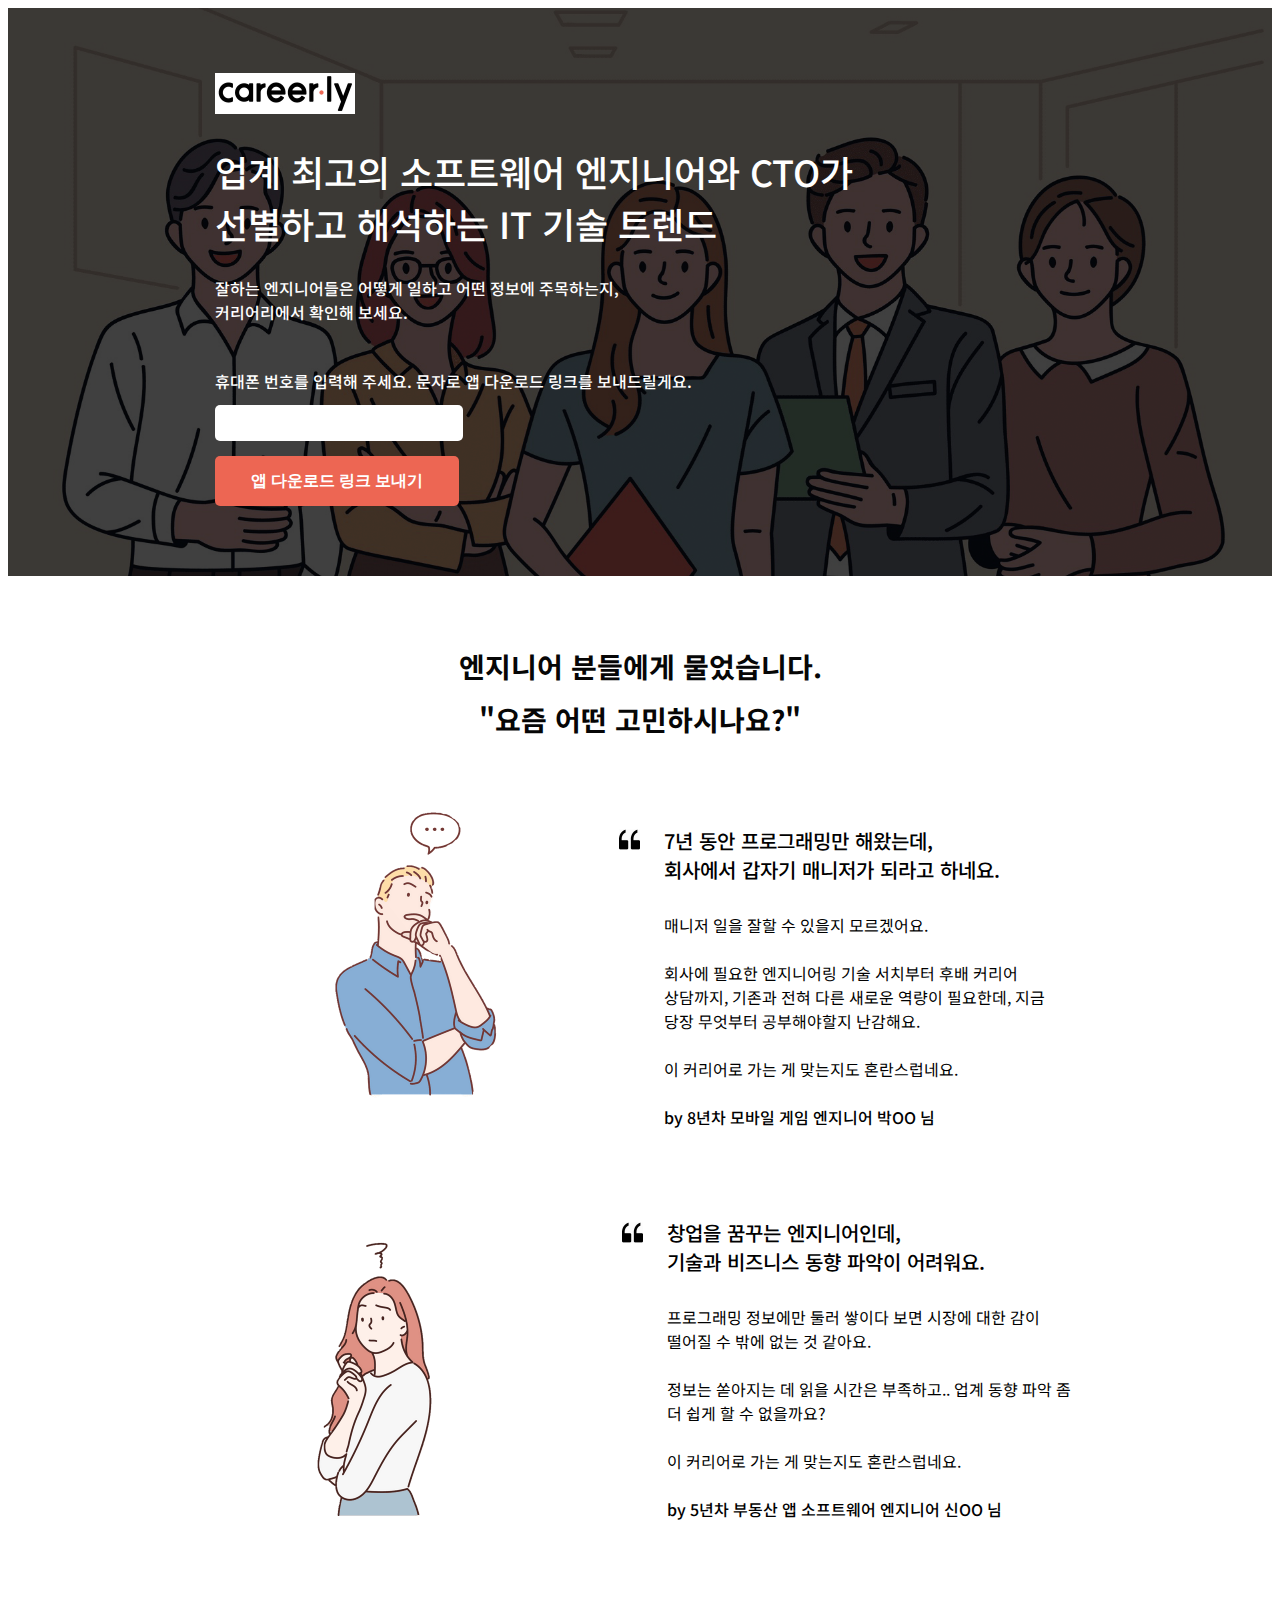
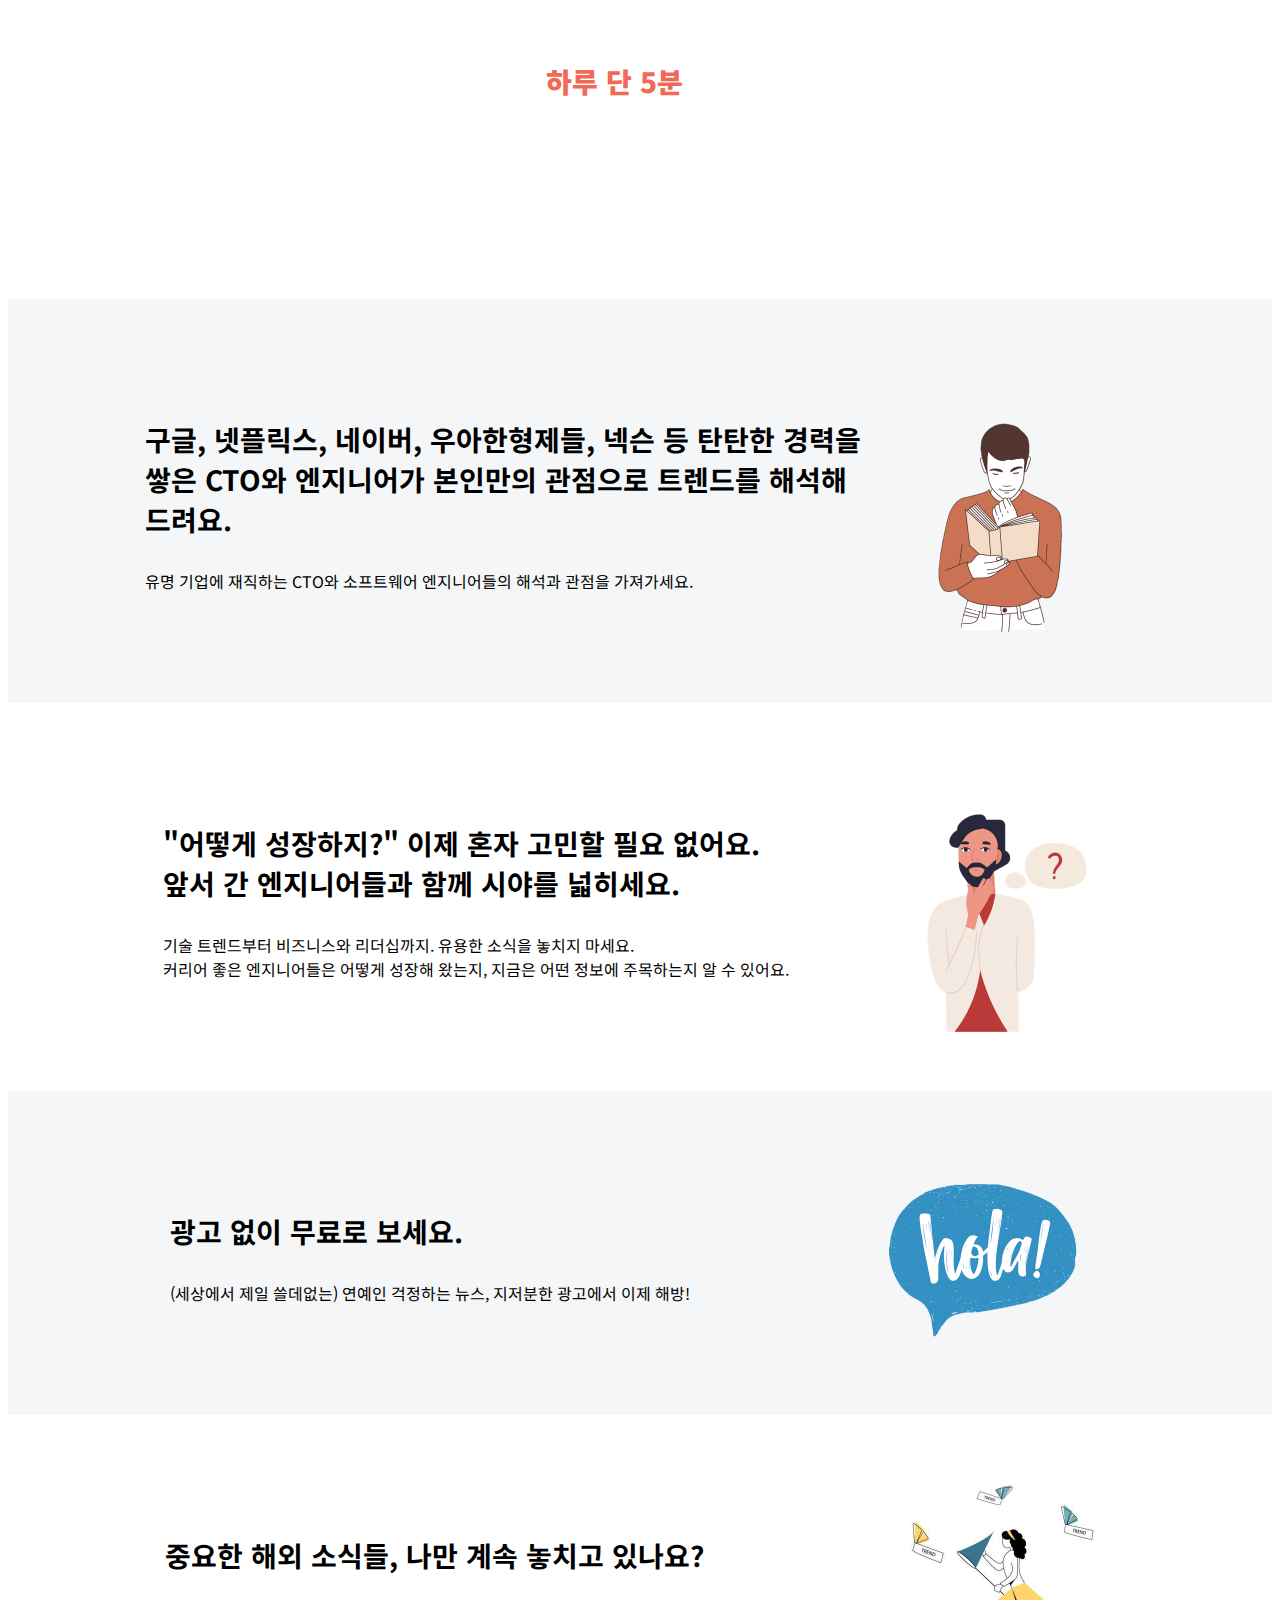
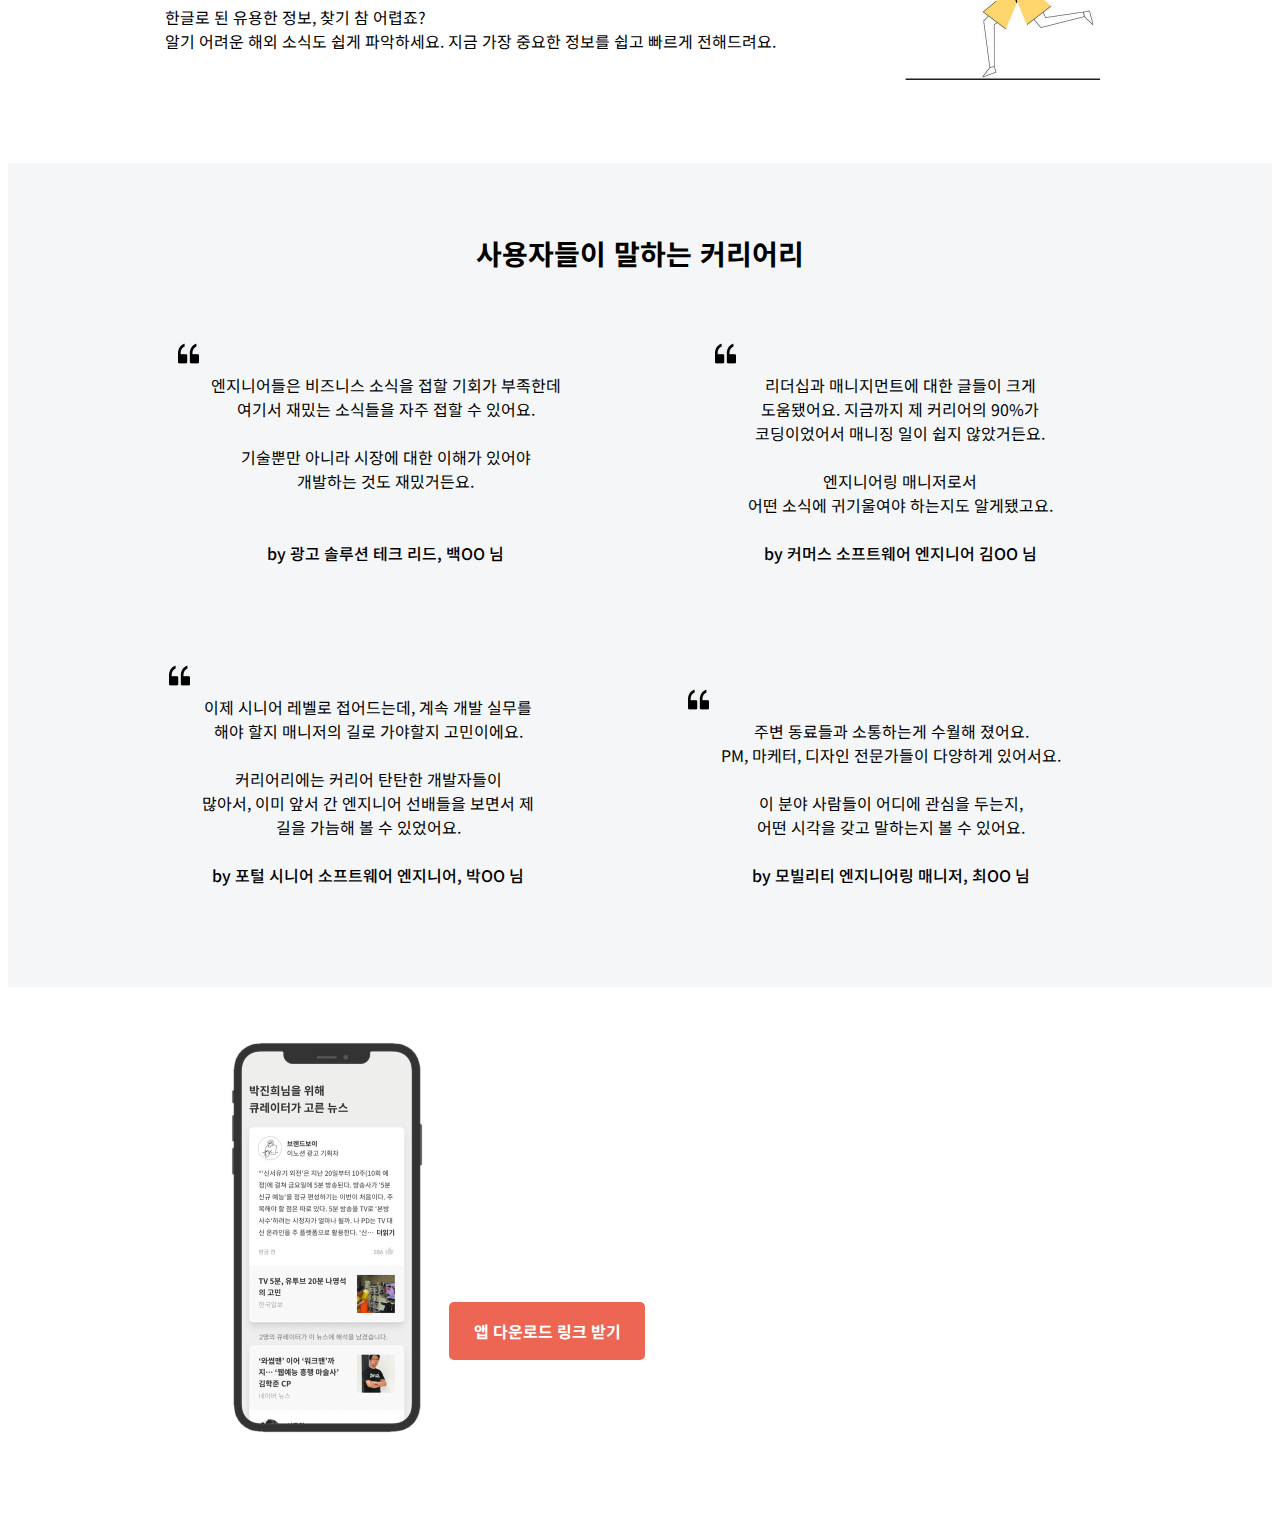
<file: practice3_clonecoding/index.html>
<!DOCTYPE html>
<html lang="ko">
<head>
    <meta charset="UTF-8">
    <meta http-equiv="X-UA-Compatible" content="IE=edge">
    <meta name="viewport" content="width=device-width, initial-scale=1.0">
    <link href="index.css" rel="stylesheet">
    <link rel="preconnect" href="https://fonts.gstatic.com">
    <link rel="preconnect" href="https://fonts.gstatic.com">
    <link href="https://fonts.googleapis.com/css2?family=Noto+Sans+KR:wght@100;300;400;500;700;900&family=PT+Sans:ital,wght@0,400;0,700;1,400;1,700&display=swap" rel="stylesheet">
    <title>커리어리</title>
</head>
<body>
    <div class="div99">
    
    <div class="div1">
        <img src="커리어리 로고.png" alt="이미지" class="logo">
         <div class="p1">업계 최고의 소프트웨어 엔지니어와 CTO가<br>
            선별하고 해석하는 IT 기술 트렌드</div>
         <div class="p2">잘하는 엔지니어들은 어떻게 일하고 어떤 정보에 주목하는지,<br> 
            커리어리에서 확인해 보세요.</div>
        <div class="p3">휴대폰 번호를 입력해 주세요. 문자로 앱 다운로드 링크를 보내드릴게요. </div>
         <input type="text" class="input1">
        <br>
        <button class="downloadlink"><strong>앱 다운로드 링크 보내기</strong></button>
    </div>
</div>


    <div class="div2">
        <div class="p21">엔지니어 분들에게 물었습니다.</div>
        <div class="p22">"요즘 어떤 고민하시나요?"</div>
        <div>
            <img src="man-img-1.png" alt="이미지" class="manimg1">
            <img src="따옴표.png" alt="이미지" class="따옴표img">
            <div class="w1">
                <div class="p23">7년 동안 프로그래밍만 해왔는데, <br>
                    회사에서 갑자기 매니저가 되라고 하네요.<br><br></div>
                <div class="p24">
                    매니저 일을 잘할 수 있을지 모르겠어요.<br><br>
                    회사에 필요한 엔지니어링 기술 서치부터 후배 커리어<br>
                    상담까지, 기존과 전혀 다른 새로운 역량이 필요한데, 지금<br>
                     당장 무엇부터 공부해야할지 난감해요.<br><br>

                    이 커리어로 가는 게 맞는지도 혼란스럽네요.<br><br>
                </div>
                <div class="p25"> by 8년차 모바일 게임 엔지니어 박OO 님</div>
            </div>
        </div>

        <div class="div3">
            <img src="man-img-2.png" alt="이미지" class="manimg2">
            <img src="따옴표.png" alt="이미지" class="따옴표img2">
            <div class="w1">
                <div class="p23">창업을 꿈꾸는 엔지니어인데, <br>
                    기술과 비즈니스 동향 파악이 어려워요. <br><br></div>
                <div class="p24">
                    프로그래밍 정보에만 둘러 쌓이다 보면 시장에 대한 감이<br> 
                    떨어질 수 밖에 없는 것 같아요.<br><br>
                    정보는 쏟아지는 데 읽을 시간은 부족하고.. 업계 동향 파악 좀<br>
                     더 쉽게 할 수 없을까요?<br><br>

                    이 커리어로 가는 게 맞는지도 혼란스럽네요.<br><br>
                </div>
                <div class="p25"> by 5년차 부동산 앱 소프트웨어 엔지니어 신OO 님</div>
            </div>
        </div>
        
    </div>

    <div class="div4">
       <div class="p26">
           <span class="p27"><strong>하루 단 5분</strong></span>으로<br>
        업계 탑 엔지니어들의 관점을 얻어가세요.</div>
        <div class="p28">어떤 콘텐츠를 매일 읽느냐에 따라 1년 뒤 엔지니어로서의 모습이 바뀔거에요.<br>
            더 뛰어난 엔지니어로 거듭날 수 있도록 커리어리가 도와드릴게요.</div>
    </div>
    

    <div class="div5">
        <div class="w2">
            <div class="p51">구글, 넷플릭스, 네이버, 우아한형제들, 넥슨 등 탄탄한 경력을<br> 
                쌓은 CTO와 엔지니어가 본인만의 관점으로 트렌드를 해석해<br> 
                드려요.</div>
            <div class="p52">유명 기업에 재직하는 CTO와 소프트웨어 엔지니어들의 해석과 관점을 가져가세요.</div>
            </div>
            <img src="bookman.png" alt="이미지" class="bookman">
            <div>
        </div>
    </div>

    <div class="div6">
        <div class="w2">
            <div class="p51">"어떻게 성장하지?" 이제 혼자 고민할 필요 없어요.<br>
                앞서 간 엔지니어들과 함께 시야를 넓히세요. </div>
            <div class="p52">기술 트렌드부터 비즈니스와 리더십까지. 유용한 소식을 놓치지 마세요.<br>
                커리어 좋은 엔지니어들은 어떻게 성장해 왔는지, 지금은 어떤 정보에 주목하는지 알 수 있어요.</div>
            </div>
            <img src="qman.png" alt="이미지" class="qman">
            <div>
        </div>
    </div>

    <div class="div7">
        <div class="w3">
            <div class="p51">광고 없이 무료로 보세요. </div>
            <div class="p52">(세상에서 제일 쓸데없는) 연예인 걱정하는 뉴스, 지저분한 광고에서 이제 해방!</div>
            </div>
            <img src="hola.png" alt="이미지" class="hola">
            <div>
        </div>
    </div>

    <div class="div8">
        <div class="w4">
            <div class="p51">중요한 해외 소식들, 나만 계속 놓치고 있나요? </div>
            <div class="p52">한글로 된 유용한 정보, 찾기 참 어렵죠?<br>
                알기 어려운 해외 소식도 쉽게 파악하세요. 지금 가장 중요한 정보를 쉽고 빠르게 전해드려요.</div>
            </div>
            <img src="airgirl.jpg" alt="이미지" class="airgirl">
            <div>
        </div>
    </div>

    <div class="div9">
        <div class="p93">사용자들이 말하는 커리어리</div>
        <div class="div91">
            <img src="따옴표.png" alt="이미지" class="따옴표img3">
            <div class="div92">
                <div class="p91">
                    엔지니어들은 비즈니스 소식을 접할 기회가 부족한데<br>
                    여기서 재밌는 소식들을 자주 접할 수 있어요.<br><br>

                    기술뿐만 아니라 시장에 대한 이해가 있어야<br>
                    개발하는 것도 재밌거든요.<br><br><br>
                </div>
                <div class="p92">by 광고 솔루션 테크 리드, 백OO 님</div>
            </div>
        </div>
        <div class="div91">
            <img src="따옴표.png" alt="이미지" class="따옴표img3">
            <div class="div92">
                <div class="p91">
                    리더십과 매니지먼트에 대한 글들이 크게<br>
                    도움됐어요. 지금까지 제 커리어의 90%가<br>
                    코딩이었어서 매니징 일이 쉽지 않았거든요.<br><br>

                    엔지니어링 매니저로서<br>
                    어떤 소식에 귀기울여야 하는지도 알게됐고요.<br><br>
                </div>
                <div class="p92">by 커머스 소프트웨어 엔지니어 김OO 님 </div>
            </div>
        </div><br>
        <div class="div91">
            <img src="따옴표.png" alt="이미지" class="따옴표img3">
            <div class="div92">
                <div class="p91">
                    이제 시니어 레벨로 접어드는데, 계속 개발 실무를<br>
                    해야 할지 매니저의 길로 가야할지 고민이에요.<br><br>

                    커리어리에는 커리어 탄탄한 개발자들이<br>
                    많아서, 이미 앞서 간 엔지니어 선배들을 보면서 제<br>
                    길을 가늠해 볼 수 있었어요.<br><br>
                </div>
                <div class="p92">by 포털 시니어 소프트웨어 엔지니어, 박OO 님</div>
            </div>
        </div>
        <div class="div91">
            <img src="따옴표.png" alt="이미지" class="따옴표img3">
            <div class="div92">
                <div class="p91">
                    주변 동료들과 소통하는게 수월해 졌어요.<br>
                    PM, 마케터, 디자인 전문가들이 다양하게 있어서요.<br><br>

                    이 분야 사람들이 어디에 관심을 두는지,<br>
                    어떤 시각을 갖고 말하는지 볼 수 있어요.<br><br>
                </div>
                <div class="p92"> by 모빌리티 엔지니어링 매니저, 최OO 님</div>
            </div>
        </div>
    </div>


    <div class="div10">
       <img src="phone.png" alt="이미지" class="phone">
       <div class="p101">
           <div class="p102">5만 명의 소프트웨어 엔지니어가 선택한 앱을<br> 
            지금 다운로드하고, 유명 엔지니어들이<br> 
            큐레이션 하는 기술 트렌드를 무료로 받아<br> 
            보세요.</div>
            <button class="appdown"><strong>앱 다운로드 링크 받기</strong></button>
       </div>
    </div>

    


    
</body>
</html>
</file>
<file: practice3_clonecoding/index.css>
.div1 {
   
    padding-bottom: 70px;
    
    padding-left: 150px;
    margin-left: auto;
    margin-right: auto;
    width: 1000px;
    
                                         
}



.div99 {
    display: flex;
    justify-content: center;
    align-items: center;
    background-image: url(img1-수정-수정.png);
    background-size: 100%;
    background-attachment: fixed;
    background-repeat:no-repeat;

}

.logo {
    width: 140px;
    height: 41px;
    margin-top: 65px;
    
}

.p1 {
    font-family: 'Noto Sans KR', sans-serif;
    font-size: 36px;
    font-weight: 500;
    color: white;
    
    margin-top: 27px;
}

.p2 {
    font-family: 'Noto Sans KR', sans-serif;
    font-size: 16px;
    font-weight: 500;
    color: white;
    
    margin-top: 27px;
}

.p3 {
    font-family: 'Noto Sans KR', sans-serif;
    font-size: 16px;
    font-weight: 500;
    color: white;
    
    margin-top: 45px;
}

.input1 {
   
    margin-top: 12px;
    border-radius: 5px;
    border-color: white;
    border-style: none;
    height: 34px;
    width: 244px;
}

.downloadlink {
    
    margin-top: 15px;
    border-radius: 5px;
    background-color: #ED6653;
    border-style: none;
    height: 50px;
    width: 244px;
    font-family: 'PT Sans', sans-serif;
    font-size: 16px;
    color: white;
}

.downloadlink:hover {
    background-color: #e1503f;
   
}

.div2 {
    background-color: white;
    text-align: center;
    
}

.p21 {
    text-align: center;
    color: #060606;
    font-size: 28px;
    font-family: 'Noto Sans KR', sans-serif;
    font-weight: 700;
    margin-top: 70px;
}

.p22 {
    text-align: center;
    color: #060606;
    font-size: 28px;
    font-family: 'Noto Sans KR', sans-serif;
    font-weight: 700;
    margin-top: 13px;
    margin-bottom: 30px;
}

.manimg1 {
    width: 380px;
    height: 355px;
}

.따옴표img {
    width: 21px;
    height: 21px;
    margin-top: 60px;
    vertical-align: top;

}

.p23 {
    font-family: 'Noto Sans KR', sans-serif;
    font-size: 20px;
    font-weight: 500;

}

.p24 {
    font-family: 'Noto Sans KR', sans-serif;
    font-size: 16px;

}

.p25 {
    font-family: 'Noto Sans KR', sans-serif;
    font-size: 16px;
    font-weight: 500;

}

.w1 {
    display: inline-block;
    text-align: left;
    margin-left: 20px;
}

.manimg2 {
    height: 307px;
    width: 328px;
    margin-right: 0px;
}

.따옴표img2 {
    width: 21px;
    height: 21px;
    margin-top: 13px;
    margin-left: 80px;
    vertical-align: top;
}

.div3 {
    margin-top: 80px;
    background-color: white;
    text-align: center;
    margin-bottom: 70px;
}

.div4 {
    background-image: url(img2-수정.png);
    background-size: 100%;
    padding-bottom: 70px;
    background-attachment: fixed;
    text-align: center;
    padding-top: 70px;
    background-repeat:no-repeat;
}

.p26 {
    font-size: 28px;
    font-family: 'Noto Sans KR', sans-serif;
    font-weight: 700;
    color: white;

}

.p27 {
    color: #F06A57;
}

.p28 {
    font-size: 16px;
    font-family: 'Noto Sans KR', sans-serif;
    color: white;
    margin-top: 40px;
}

.div5 {
    background-color: #f4f6f7;
    text-align: center;
    
}

.w2 {
    display: inline-block;
    text-align: left;
    margin-top: 120px;
    margin-bottom: 110px;
}

.bookman {
    width: 270px;
    height: 272px;
    margin-top: 90px;
    vertical-align: top;

}

.p51 {
    font-family: 'Noto Sans KR', sans-serif;
    font-size: 28px;
    font-weight: 700;

}

.p52 {
    font-family: 'Noto Sans KR', sans-serif;
    font-size: 16px;
    margin-top: 30px;

}

.qman {
    width: 245px;
    height: 295px;
    margin-top: 70px;
    vertical-align: top;
    margin-left: 80px;
}

.div6 {
    background-color: white;
    text-align: center;
}

.div7 {
    background-color: #f4f6f7;
    text-align: center;
}

.hola {
    width: 257px;
    height: 217px;
    margin-top: 60px;
    vertical-align: top;
    
}

.w3 {
    display: inline-block;
    text-align: left;
    margin-top: 120px;
    margin-bottom: 110px;
    margin-right: 160px;
}

.div8 {
    background-color: white;
    text-align: center;
}

.w4 {
    display: inline-block;
    text-align: left;
    margin-top: 120px;
    margin-bottom: 110px;
    margin-right: 110px;
}


.airgirl {
    width: 226px;
    height: 227px;
    margin-top: 53px;
    vertical-align: top;
}

.div9 {
    background-color: #f4f6f7;
    text-align: center;
}

.p91 {
    font-family: 'Noto Sans KR', sans-serif;
    font-size: 16px;
}

.p92 {
    font-family: 'Noto Sans KR', sans-serif;
    font-size: 16px;
    font-weight: 500;
}

.p93 {
    font-family: 'Noto Sans KR', sans-serif;
    font-size: 28px;
    font-weight: 700;
    padding-top: 70px;
    padding-bottom: 70px;
}

.따옴표img3 {
    width: 21px;
    height: 21px;
    vertical-align: top;
    margin-left: 50px;
    
    
}

.div91 {
    display: inline-block;
}

.div92 {
    display: inline-block;
    margin-left: 8px;
    margin-right: 100px;
    margin-top: 30px;
    margin-bottom: 100px;
}

.div10 {
    background-image: url(news-수정.png);
    background-size: 100%;
    background-attachment: fixed;
    text-align: center;
    background-repeat:no-repeat;
    display: flex;
    justify-content: center;
    align-items: center;
    padding-bottom: 80px;
    
}

.phone {
    width: 245px;
    height: 421px;
    margin-top: 40px;
}

.p101 {
    display: inline-block;
    text-align: left;
   
}

.p102 {
    font-family: 'Noto Sans KR', sans-serif;
    font-size: 34px;
    font-weight: 500;
    color: white;
    
    
}

.appdown {
    width: 196px;
    height: 58px;
    background-color: #ED6653;
    color: white;
    font-family: 'Noto Sans KR', sans-serif;
    font-size: 16px;
    border-radius: 5px;
    border-style: none;
    margin-top: 30px;
    
}

.appdown:hover {
    background-color: #e1503f;
}
</file>
